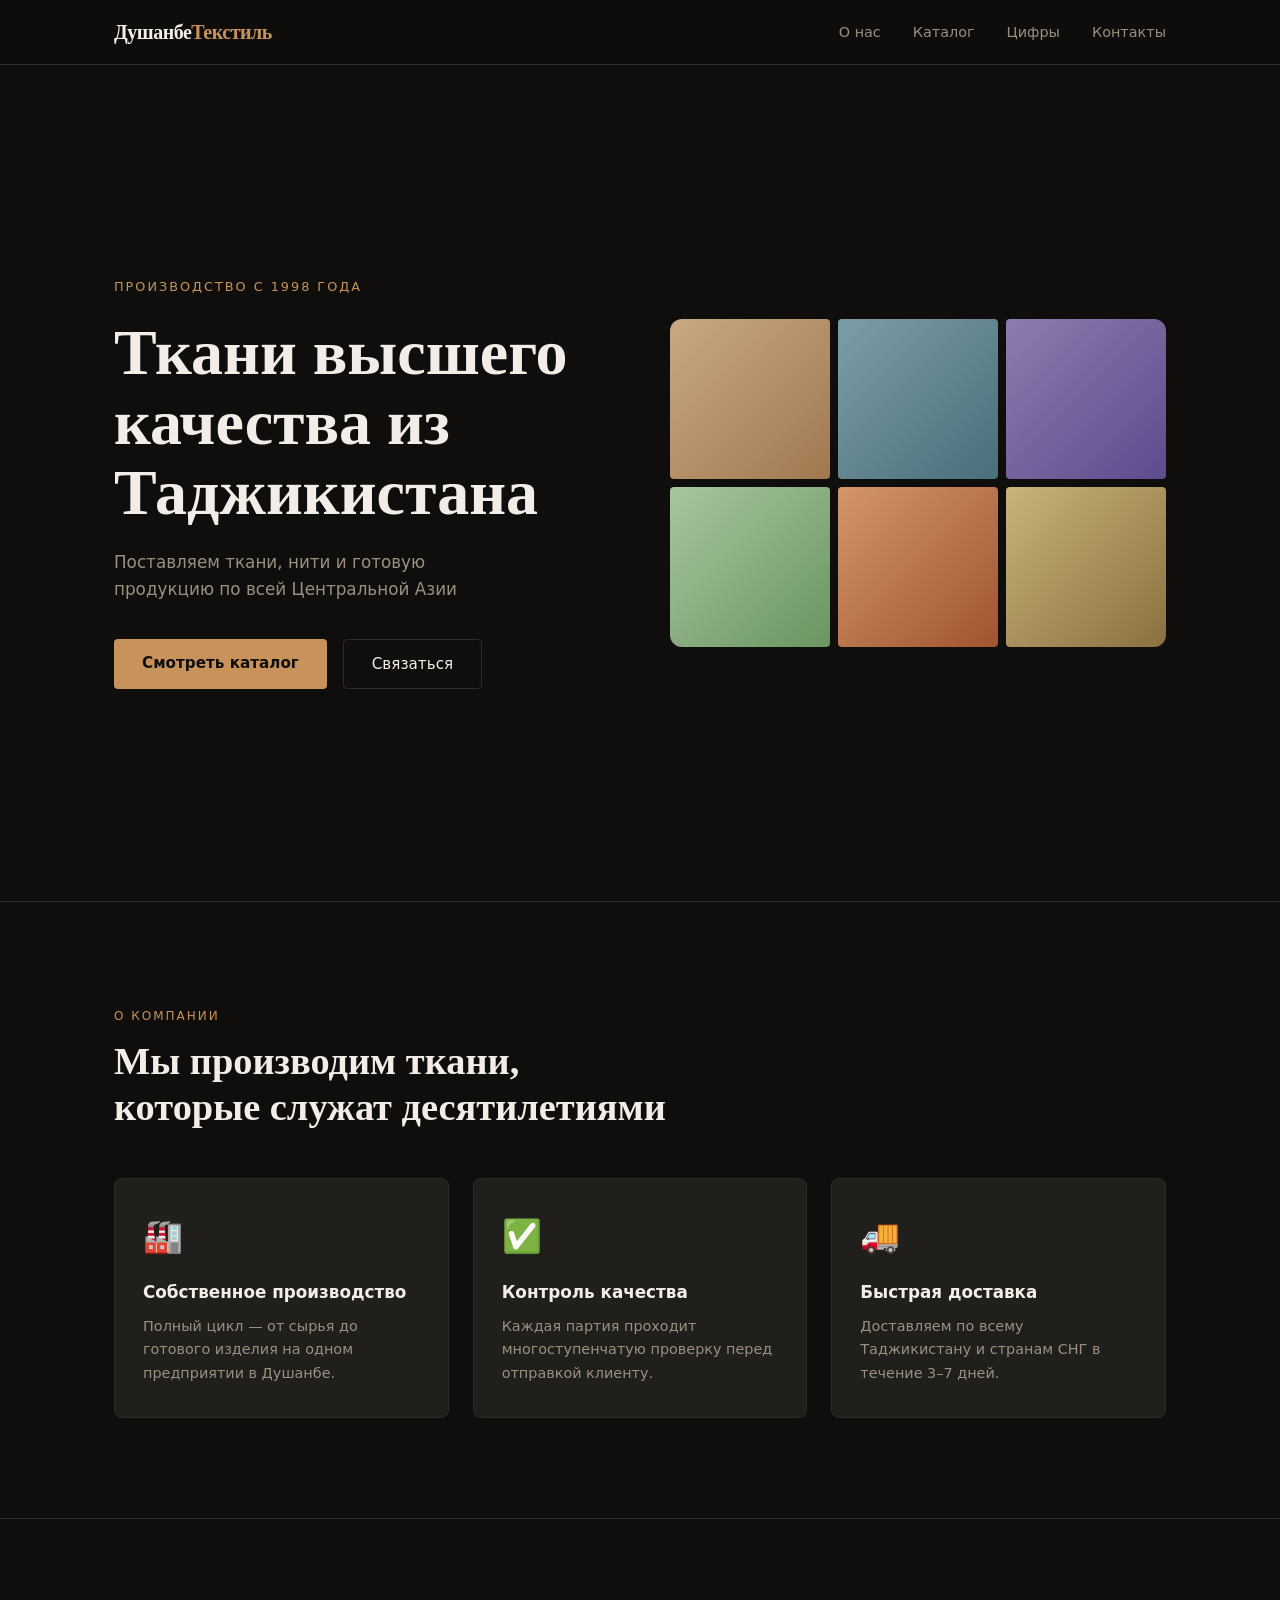
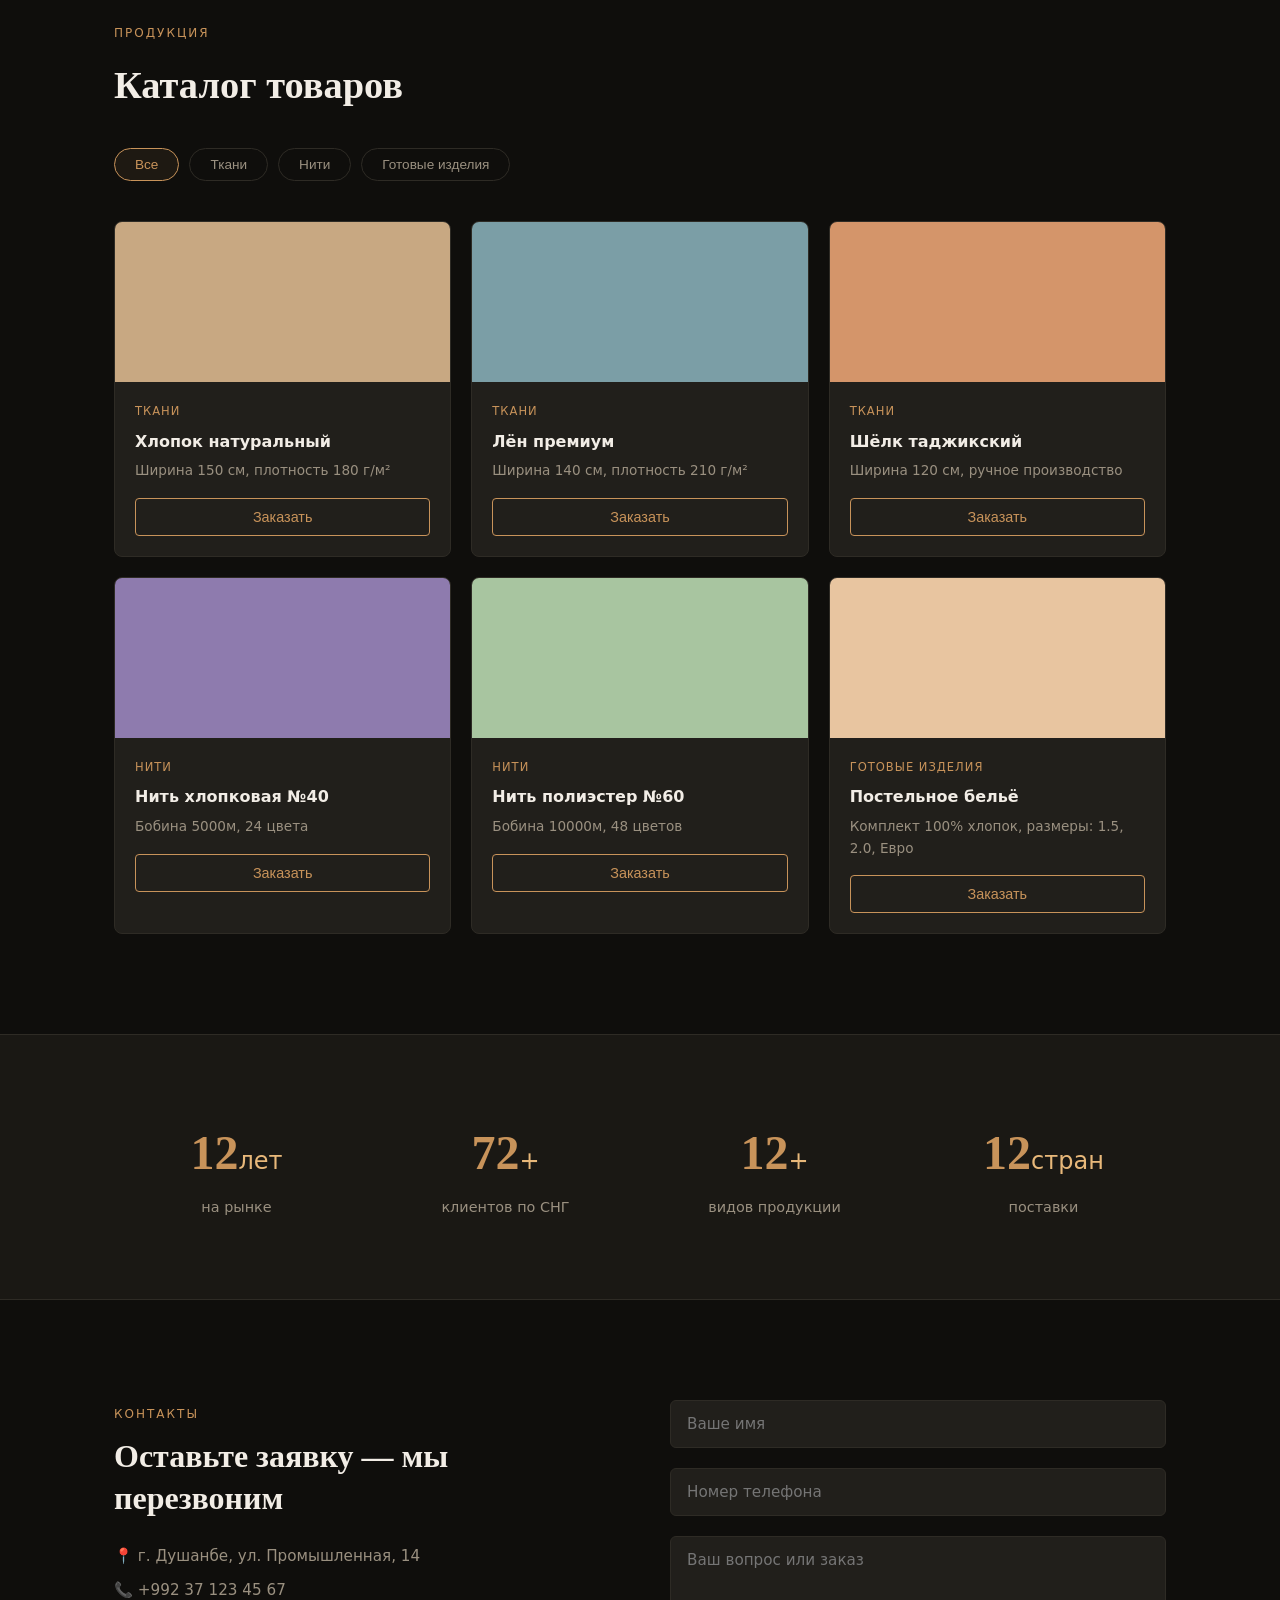
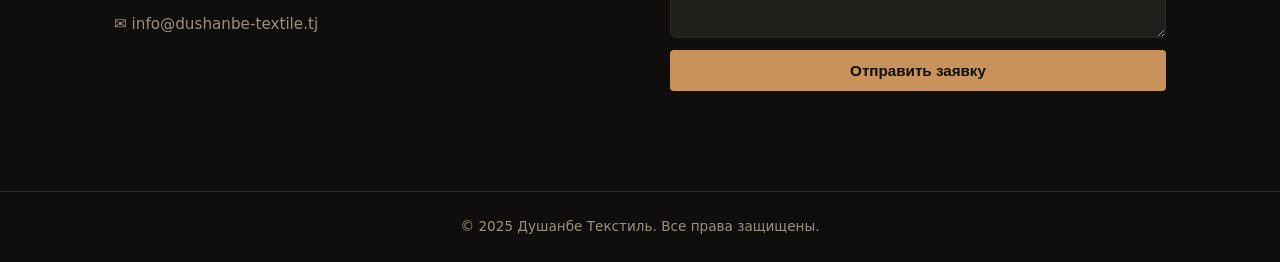
<file: index.html>
<!DOCTYPE html>
<html lang="ru">
<head>
  <meta charset="UTF-8" />
  <meta name="viewport" content="width=device-width, initial-scale=1.0"/>
  <title>Душанбе Текстиль</title>
  <link rel="stylesheet" href="style.css" />
</head>
<body>

  <!-- НАВИГАЦИЯ -->
  <header>
    <nav class="navbar">
      <div class="logo">Душанбе<span>Текстиль</span></div>
      <ul class="nav-links" id="navLinks">
        <li><a href="#about">О нас</a></li>
        <li><a href="#catalog">Каталог</a></li>
        <li><a href="#stats">Цифры</a></li>
        <li><a href="#contact">Контакты</a></li>
      </ul>
      <button class="burger" id="burger" aria-label="Меню">&#9776;</button>
    </nav>
  </header>

  <!-- HERO -->
  <section class="hero">
    <div class="hero-content">
      <p class="eyebrow">Производство с 1998 года</p>
      <h1>Ткани высшего<br/>качества из<br/>Таджикистана</h1>
      <p class="hero-sub">Поставляем ткани, нити и готовую продукцию по всей Центральной Азии</p>
      <div class="hero-actions">
        <a href="#catalog" class="btn-primary">Смотреть каталог</a>
        <a href="#contact" class="btn-outline">Связаться</a>
      </div>
    </div>
    <div class="hero-visual">
      <div class="fabric-grid">
        <div class="swatch s1"></div>
        <div class="swatch s2"></div>
        <div class="swatch s3"></div>
        <div class="swatch s4"></div>
        <div class="swatch s5"></div>
        <div class="swatch s6"></div>
      </div>
    </div>
  </section>

  <!-- О НАС -->
  <section class="about" id="about">
    <div class="container">
      <span class="section-label">О компании</span>
      <h2>Мы производим ткани,<br/>которые служат десятилетиями</h2>
      <div class="about-grid">
        <div class="about-card">
          <div class="icon">🏭</div>
          <h3>Собственное производство</h3>
          <p>Полный цикл — от сырья до готового изделия на одном предприятии в Душанбе.</p>
        </div>
        <div class="about-card">
          <div class="icon">✅</div>
          <h3>Контроль качества</h3>
          <p>Каждая партия проходит многоступенчатую проверку перед отправкой клиенту.</p>
        </div>
        <div class="about-card">
          <div class="icon">🚚</div>
          <h3>Быстрая доставка</h3>
          <p>Доставляем по всему Таджикистану и странам СНГ в течение 3–7 дней.</p>
        </div>
      </div>
    </div>
  </section>

  <!-- КАТАЛОГ -->
  <section class="catalog" id="catalog">
    <div class="container">
      <span class="section-label">Продукция</span>
      <h2>Каталог товаров</h2>
      <div class="filter-buttons">
        <button class="filter-btn active" data-filter="all">Все</button>
        <button class="filter-btn" data-filter="fabrics">Ткани</button>
        <button class="filter-btn" data-filter="threads">Нити</button>
        <button class="filter-btn" data-filter="ready">Готовые изделия</button>
      </div>
      <div class="catalog-grid" id="catalogGrid">
        <div class="product-card" data-category="fabrics">
          <div class="product-img" style="background:#C8A882;"></div>
          <div class="product-info">
            <span class="product-tag">Ткани</span>
            <h4>Хлопок натуральный</h4>
            <p>Ширина 150 см, плотность 180 г/м²</p>
            <button class="btn-order" onclick="openModal('Хлопок натуральный')">Заказать</button>
          </div>
        </div>
        <div class="product-card" data-category="fabrics">
          <div class="product-img" style="background:#7B9EA6;"></div>
          <div class="product-info">
            <span class="product-tag">Ткани</span>
            <h4>Лён премиум</h4>
            <p>Ширина 140 см, плотность 210 г/м²</p>
            <button class="btn-order" onclick="openModal('Лён премиум')">Заказать</button>
          </div>
        </div>
        <div class="product-card" data-category="fabrics">
          <div class="product-img" style="background:#D4956A;"></div>
          <div class="product-info">
            <span class="product-tag">Ткани</span>
            <h4>Шёлк таджикский</h4>
            <p>Ширина 120 см, ручное производство</p>
            <button class="btn-order" onclick="openModal('Шёлк таджикский')">Заказать</button>
          </div>
        </div>
        <div class="product-card" data-category="threads">
          <div class="product-img" style="background:#8E7BAE;"></div>
          <div class="product-info">
            <span class="product-tag">Нити</span>
            <h4>Нить хлопковая №40</h4>
            <p>Бобина 5000м, 24 цвета</p>
            <button class="btn-order" onclick="openModal('Нить хлопковая №40')">Заказать</button>
          </div>
        </div>
        <div class="product-card" data-category="threads">
          <div class="product-img" style="background:#A8C5A0;"></div>
          <div class="product-info">
            <span class="product-tag">Нити</span>
            <h4>Нить полиэстер №60</h4>
            <p>Бобина 10000м, 48 цветов</p>
            <button class="btn-order" onclick="openModal('Нить полиэстер №60')">Заказать</button>
          </div>
        </div>
        <div class="product-card" data-category="ready">
          <div class="product-img" style="background:#E8C5A0;"></div>
          <div class="product-info">
            <span class="product-tag">Готовые изделия</span>
            <h4>Постельное бельё</h4>
            <p>Комплект 100% хлопок, размеры: 1.5, 2.0, Евро</p>
            <button class="btn-order" onclick="openModal('Постельное бельё')">Заказать</button>
          </div>
        </div>
      </div>
    </div>
  </section>

  <!-- ЦИФРЫ -->
  <section class="stats" id="stats">
    <div class="container stats-grid">
      <div class="stat-item">
        <span class="stat-number" data-target="25">0</span><span class="stat-unit">лет</span>
        <p>на рынке</p>
      </div>
      <div class="stat-item">
        <span class="stat-number" data-target="300">0</span><span class="stat-unit">+</span>
        <p>клиентов по СНГ</p>
      </div>
      <div class="stat-item">
        <span class="stat-number" data-target="50">0</span><span class="stat-unit">+</span>
        <p>видов продукции</p>
      </div>
      <div class="stat-item">
        <span class="stat-number" data-target="12">0</span><span class="stat-unit">стран</span>
        <p>поставки</p>
      </div>
    </div>
  </section>

  <!-- КОНТАКТЫ -->
  <section class="contact" id="contact">
    <div class="container contact-wrap">
      <div class="contact-info">
        <span class="section-label">Контакты</span>
        <h2>Оставьте заявку — мы перезвоним</h2>
        <p>📍 г. Душанбе, ул. Промышленная, 14</p>
        <p>📞 +992 37 123 45 67</p>
        <p>✉️ info@dushanbe-textile.tj</p>
      </div>
      <form class="contact-form" id="contactForm">
        <input type="text" id="name" placeholder="Ваше имя" required />
        <span class="error-msg" id="nameError"></span>
        <input type="tel" id="phone" placeholder="Номер телефона" required />
        <span class="error-msg" id="phoneError"></span>
        <textarea id="message" placeholder="Ваш вопрос или заказ" rows="4"></textarea>
        <button type="submit" class="btn-primary">Отправить заявку</button>
        <p class="success-msg" id="successMsg">✅ Заявка отправлена! Мы свяжемся с вами.</p>
      </form>
    </div>
  </section>

  <footer>
    <p>© 2025 Душанбе Текстиль. Все права защищены.</p>
  </footer>

  <!-- МОДАЛЬНОЕ ОКНО -->
  <div class="modal-overlay" id="modalOverlay">
    <div class="modal">
      <button class="modal-close" onclick="closeModal()">✕</button>
      <h3>Заказать товар</h3>
      <p id="modalProduct"></p>
      <input type="text" placeholder="Ваше имя" id="modalName"/>
      <input type="tel" placeholder="Телефон" id="modalPhone"/>
      <button class="btn-primary" onclick="submitModal()">Отправить заявку</button>
    </div>
  </div>

  <script src="script.js"></script>
</body>
</html>
</file>
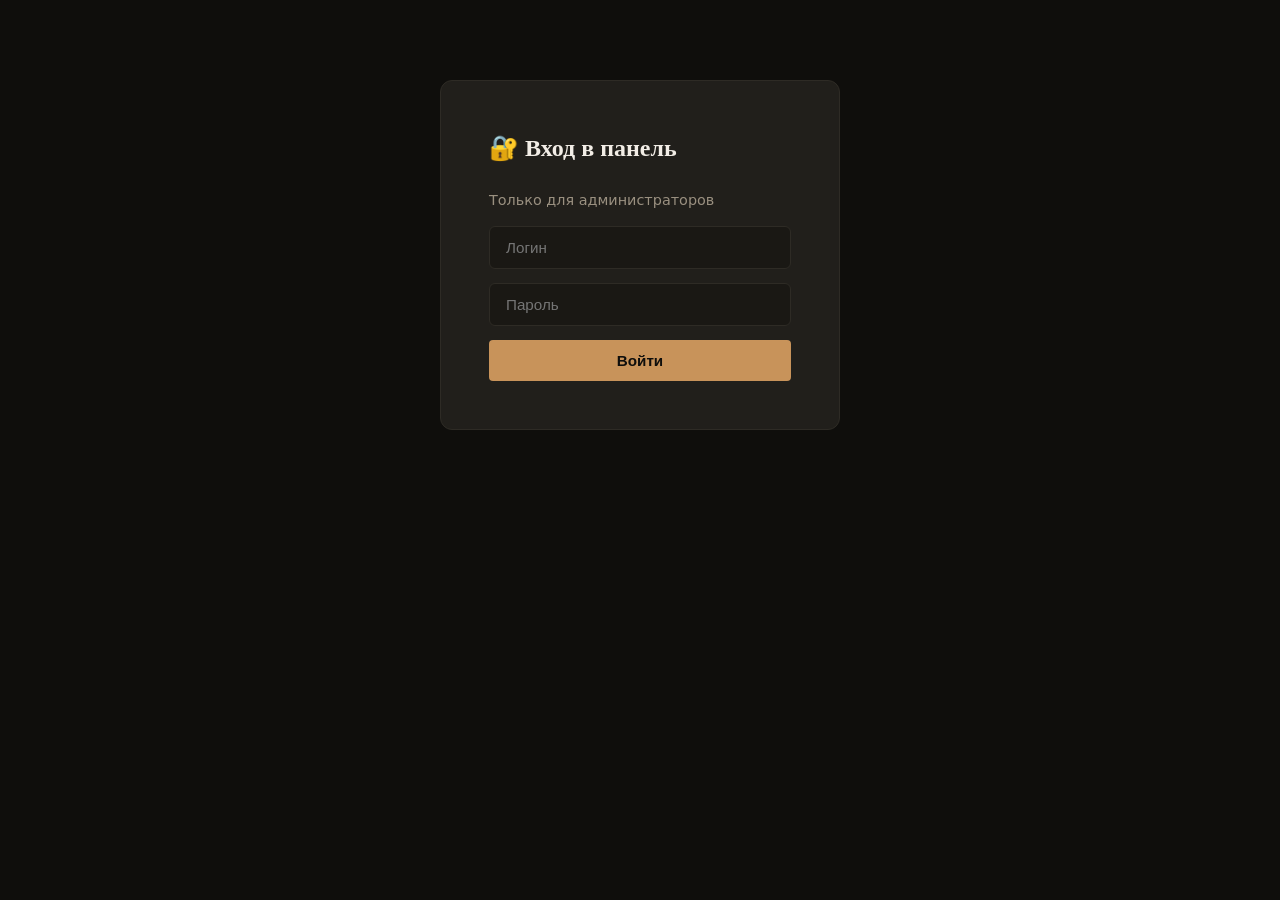
<file: admin.html>
<!DOCTYPE html>
<html lang="ru">
<head>
  <meta charset="UTF-8" />
  <meta name="viewport" content="width=device-width, initial-scale=1.0"/>
  <title>Админ-панель — Душанбе Текстиль</title>
  <link rel="stylesheet" href="style.css" />
  <style>
    .admin-wrapper {
      max-width: 900px;
      margin: 0 auto;
      padding: 40px 24px;
    }

    .admin-header {
      display: flex;
      align-items: center;
      justify-content: space-between;
      margin-bottom: 40px;
      flex-wrap: wrap;
      gap: 16px;
    }

    .admin-header h1 {
      font-family: var(--font-display);
      font-size: 1.8rem;
    }

    .admin-header a {
      color: var(--text-muted);
      text-decoration: none;
      font-size: 0.9rem;
      border: 1px solid var(--border);
      padding: 8px 16px;
      border-radius: 4px;
      transition: color 0.2s, border-color 0.2s;
    }
    .admin-header a:hover { color: var(--accent); border-color: var(--accent); }

    /* LOGIN */
    .login-box {
      background: var(--card);
      border: 1px solid var(--border);
      border-radius: 12px;
      padding: 48px;
      max-width: 400px;
      margin: 80px auto;
      display: flex;
      flex-direction: column;
      gap: 14px;
    }

    .login-box h2 {
      font-family: var(--font-display);
      font-size: 1.5rem;
      margin-bottom: 8px;
    }

    .login-box input {
      background: var(--surface);
      border: 1px solid var(--border);
      color: var(--text);
      padding: 12px 16px;
      border-radius: 6px;
      font-size: 0.95rem;
    }
    .login-box input:focus { outline: none; border-color: var(--accent); }
    .login-error { color: #e57373; font-size: 0.85rem; display: none; }
    .login-error.show { display: block; }

    /* STATS CARDS */
    .stat-cards {
      display: grid;
      grid-template-columns: repeat(3, 1fr);
      gap: 16px;
      margin-bottom: 40px;
    }

    .stat-card {
      background: var(--card);
      border: 1px solid var(--border);
      border-radius: 8px;
      padding: 24px;
      text-align: center;
    }

    .stat-card .num {
      font-family: var(--font-display);
      font-size: 2.2rem;
      color: var(--accent);
      font-weight: bold;
    }

    .stat-card p {
      color: var(--text-muted);
      font-size: 0.85rem;
      margin-top: 4px;
    }

    /* TABLE */
    .table-header {
      display: flex;
      align-items: center;
      justify-content: space-between;
      margin-bottom: 16px;
      flex-wrap: wrap;
      gap: 12px;
    }

    .table-header h2 {
      font-size: 1.1rem;
      font-weight: 600;
    }

    .badge {
      background: rgba(200,147,90,0.15);
      color: var(--accent);
      font-size: 0.75rem;
      padding: 4px 10px;
      border-radius: 100px;
    }

    .orders-table {
      width: 100%;
      border-collapse: collapse;
      background: var(--card);
      border-radius: 8px;
      overflow: hidden;
      border: 1px solid var(--border);
    }

    .orders-table th {
      background: var(--surface);
      color: var(--text-muted);
      font-size: 0.78rem;
      letter-spacing: 1px;
      text-transform: uppercase;
      padding: 14px 16px;
      text-align: left;
      border-bottom: 1px solid var(--border);
    }

    .orders-table td {
      padding: 14px 16px;
      font-size: 0.9rem;
      border-bottom: 1px solid var(--border);
      vertical-align: middle;
    }

    .orders-table tr:last-child td { border-bottom: none; }
    .orders-table tr:hover td { background: rgba(255,255,255,0.02); }

    .status {
      display: inline-block;
      padding: 4px 10px;
      border-radius: 100px;
      font-size: 0.75rem;
      font-weight: 500;
    }
    .status.new { background: rgba(200,147,90,0.15); color: var(--accent); }
    .status.done { background: rgba(129,199,132,0.15); color: #81c784; }
    .status.pending { background: rgba(100,150,200,0.15); color: #90caf9; }

    .btn-done {
      padding: 6px 14px;
      background: transparent;
      border: 1px solid var(--border);
      color: var(--text-muted);
      border-radius: 4px;
      font-size: 0.8rem;
      cursor: pointer;
      transition: all 0.2s;
    }
    .btn-done:hover { border-color: #81c784; color: #81c784; }

    /* HIDDEN/SHOWN */
    #loginSection { display: block; }
    #adminPanel { display: none; }

    @media (max-width: 600px) {
      .stat-cards { grid-template-columns: 1fr; }
      .orders-table th:nth-child(4),
      .orders-table td:nth-child(4) { display: none; }
    }
  </style>
</head>
<body>

  <!-- LOGIN -->
  <div id="loginSection">
    <div class="login-box">
      <h2>🔐 Вход в панель</h2>
      <p style="color:var(--text-muted);font-size:0.9rem;">Только для администраторов</p>
      <input type="text" id="loginInput" placeholder="Логин" />
      <input type="password" id="passInput" placeholder="Пароль" />
      <span class="login-error" id="loginError">Неверный логин или пароль</span>
      <button class="btn-primary" onclick="login()">Войти</button>
    </div>
  </div>

  <!-- ADMIN PANEL -->
  <div id="adminPanel">
    <div class="admin-wrapper">
      <div class="admin-header">
        <h1>Админ-панель</h1>
        <a href="index.html">← На сайт</a>
      </div>

      <!-- STAT CARDS -->
      <div class="stat-cards">
        <div class="stat-card">
          <div class="num" id="totalCount">0</div>
          <p>Всего заявок</p>
        </div>
        <div class="stat-card">
          <div class="num" id="newCount">0</div>
          <p>Новых</p>
        </div>
        <div class="stat-card">
          <div class="num" id="doneCount">0</div>
          <p>Обработано</p>
        </div>
      </div>

      <!-- ORDERS TABLE -->
      <div class="table-header">
        <h2>Заявки от клиентов</h2>
        <span class="badge" id="badgeCount">0 заявок</span>
      </div>

      <table class="orders-table">
        <thead>
          <tr>
            <th>#</th>
            <th>Имя</th>
            <th>Телефон</th>
            <th>Товар / Сообщение</th>
            <th>Статус</th>
            <th>Действие</th>
          </tr>
        </thead>
        <tbody id="ordersBody"></tbody>
      </table>
    </div>
  </div>

  <script>
    // ===== DEMO DATA =====
    const orders = [
      { id: 1, name: 'Алишер Каримов', phone: '+992 900 123 456', product: 'Хлопок натуральный', status: 'new' },
      { id: 2, name: 'Мадина Рахимова', phone: '+992 550 789 012', product: 'Постельное бельё', status: 'done' },
      { id: 3, name: 'Бахром Усманов', phone: '+992 370 345 678', product: 'Нить хлопковая №40', status: 'pending' },
      { id: 4, name: 'Зарина Назарова', phone: '+992 900 567 890', product: 'Лён премиум', status: 'new' },
      { id: 5, name: 'Фируз Саидов', phone: '+992 550 234 567', product: 'Шёлк таджикский', status: 'new' },
    ];

    // ===== LOGIN =====
    function login() {
      const login = document.getElementById('loginInput').value;
      const pass = document.getElementById('passInput').value;
      const error = document.getElementById('loginError');

      if (login === 'admin' && pass === '1234') {
        document.getElementById('loginSection').style.display = 'none';
        document.getElementById('adminPanel').style.display = 'block';
        renderOrders();
      } else {
        error.classList.add('show');
      }
    }

    // Enter key login
    document.addEventListener('keydown', (e) => {
      if (e.key === 'Enter') login();
    });

    // ===== RENDER TABLE =====
    function renderOrders() {
      const tbody = document.getElementById('ordersBody');
      tbody.innerHTML = '';

      const statusLabels = { new: 'Новая', done: 'Выполнена', pending: 'В работе' };

      orders.forEach(order => {
        const tr = document.createElement('tr');
        tr.innerHTML = `
          <td style="color:var(--text-muted)">${order.id}</td>
          <td>${order.name}</td>
          <td>${order.phone}</td>
          <td>${order.product}</td>
          <td><span class="status ${order.status}">${statusLabels[order.status]}</span></td>
          <td>
            ${order.status !== 'done'
              ? `<button class="btn-done" onclick="markDone(${order.id})">✓ Готово</button>`
              : `<span style="color:var(--text-muted);font-size:0.8rem">—</span>`
            }
          </td>
        `;
        tbody.appendChild(tr);
      });

      updateStats();
    }

    // ===== MARK AS DONE =====
    function markDone(id) {
      const order = orders.find(o => o.id === id);
      if (order) order.status = 'done';
      renderOrders();
    }

    // ===== UPDATE STATS =====
    function updateStats() {
      const total = orders.length;
      const newOnes = orders.filter(o => o.status === 'new').length;
      const done = orders.filter(o => o.status === 'done').length;

      document.getElementById('totalCount').textContent = total;
      document.getElementById('newCount').textContent = newOnes;
      document.getElementById('doneCount').textContent = done;
      document.getElementById('badgeCount').textContent = total + ' заявок';
    }
  </script>

</body>
</html>
</file>
<file: style.css>
/* ===== RESET & BASE ===== */
*, *::before, *::after { box-sizing: border-box; margin: 0; padding: 0; }

:root {
  --bg: #0F0E0C;
  --surface: #1A1814;
  --card: #211F1B;
  --accent: #C8935A;
  --accent2: #E8B87A;
  --text: #F2EDE6;
  --text-muted: #9A9080;
  --border: #2E2B25;
  --font-display: 'Georgia', serif;
  --font-body: system-ui, -apple-system, sans-serif;
}

html { scroll-behavior: smooth; }

body {
  background: var(--bg);
  color: var(--text);
  font-family: var(--font-body);
  font-size: 16px;
  line-height: 1.6;
}

.container {
  max-width: 1100px;
  margin: 0 auto;
  padding: 0 24px;
}

/* ===== NAVBAR ===== */
header {
  position: sticky;
  top: 0;
  z-index: 100;
  background: rgba(15,14,12,0.92);
  backdrop-filter: blur(8px);
  border-bottom: 1px solid var(--border);
}

.navbar {
  max-width: 1100px;
  margin: 0 auto;
  padding: 0 24px;
  height: 64px;
  display: flex;
  align-items: center;
  justify-content: space-between;
}

.logo {
  font-family: var(--font-display);
  font-size: 1.25rem;
  font-weight: bold;
  letter-spacing: -0.5px;
  color: var(--text);
}
.logo span { color: var(--accent); }

.nav-links {
  display: flex;
  gap: 32px;
  list-style: none;
}
.nav-links a {
  color: var(--text-muted);
  text-decoration: none;
  font-size: 0.9rem;
  transition: color 0.2s;
}
.nav-links a:hover { color: var(--accent); }

.burger {
  display: none;
  background: none;
  border: none;
  color: var(--text);
  font-size: 1.5rem;
  cursor: pointer;
}

/* ===== HERO ===== */
.hero {
  min-height: calc(100vh - 64px);
  display: grid;
  grid-template-columns: 1fr 1fr;
  align-items: center;
  gap: 60px;
  max-width: 1100px;
  margin: 0 auto;
  padding: 80px 24px;
}

.eyebrow {
  font-size: 0.8rem;
  letter-spacing: 2px;
  text-transform: uppercase;
  color: var(--accent);
  margin-bottom: 20px;
}

.hero-content h1 {
  font-family: var(--font-display);
  font-size: clamp(2.5rem, 5vw, 4rem);
  line-height: 1.1;
  margin-bottom: 20px;
  color: var(--text);
}

.hero-sub {
  color: var(--text-muted);
  font-size: 1.05rem;
  margin-bottom: 36px;
  max-width: 400px;
}

.hero-actions {
  display: flex;
  gap: 16px;
  flex-wrap: wrap;
}

/* ===== BUTTONS ===== */
.btn-primary {
  display: inline-block;
  padding: 12px 28px;
  background: var(--accent);
  color: #0F0E0C;
  border: none;
  border-radius: 4px;
  font-weight: 600;
  font-size: 0.95rem;
  cursor: pointer;
  text-decoration: none;
  transition: background 0.2s, transform 0.15s;
}
.btn-primary:hover { background: var(--accent2); transform: translateY(-1px); }

.btn-outline {
  display: inline-block;
  padding: 12px 28px;
  border: 1px solid var(--border);
  color: var(--text);
  border-radius: 4px;
  font-size: 0.95rem;
  cursor: pointer;
  text-decoration: none;
  transition: border-color 0.2s, color 0.2s;
}
.btn-outline:hover { border-color: var(--accent); color: var(--accent); }

/* ===== FABRIC GRID (Hero Visual) ===== */
.fabric-grid {
  display: grid;
  grid-template-columns: repeat(3, 1fr);
  grid-template-rows: repeat(2, 160px);
  gap: 8px;
  border-radius: 12px;
  overflow: hidden;
}

.swatch { border-radius: 4px; transition: transform 0.3s; }
.swatch:hover { transform: scale(1.03); }
.s1 { background: linear-gradient(135deg, #C8A882, #A07850); }
.s2 { background: linear-gradient(135deg, #7B9EA6, #4A6E7A); }
.s3 { background: linear-gradient(135deg, #8E7BAE, #5E4B8E); }
.s4 { background: linear-gradient(135deg, #A8C5A0, #6A9560); }
.s5 { background: linear-gradient(135deg, #D4956A, #A05530); }
.s6 { background: linear-gradient(135deg, #C8B47A, #8A7040); }

/* ===== SECTION LABELS ===== */
.section-label {
  display: inline-block;
  font-size: 0.75rem;
  letter-spacing: 2px;
  text-transform: uppercase;
  color: var(--accent);
  margin-bottom: 12px;
}

/* ===== ABOUT ===== */
.about {
  padding: 100px 0;
  border-top: 1px solid var(--border);
}

.about h2 {
  font-family: var(--font-display);
  font-size: clamp(1.6rem, 3vw, 2.4rem);
  margin-bottom: 48px;
  line-height: 1.2;
}

.about-grid {
  display: grid;
  grid-template-columns: repeat(3, 1fr);
  gap: 24px;
}

.about-card {
  background: var(--card);
  border: 1px solid var(--border);
  border-radius: 8px;
  padding: 32px 28px;
  transition: border-color 0.2s;
}
.about-card:hover { border-color: var(--accent); }
.about-card .icon { font-size: 2rem; margin-bottom: 16px; }
.about-card h3 { font-size: 1.05rem; margin-bottom: 10px; }
.about-card p { color: var(--text-muted); font-size: 0.9rem; }

/* ===== CATALOG ===== */
.catalog {
  padding: 100px 0;
  border-top: 1px solid var(--border);
}

.catalog h2 {
  font-family: var(--font-display);
  font-size: clamp(1.6rem, 3vw, 2.4rem);
  margin-bottom: 32px;
}

.filter-buttons {
  display: flex;
  gap: 10px;
  flex-wrap: wrap;
  margin-bottom: 40px;
}

.filter-btn {
  padding: 8px 20px;
  border: 1px solid var(--border);
  background: transparent;
  color: var(--text-muted);
  border-radius: 100px;
  font-size: 0.85rem;
  cursor: pointer;
  transition: all 0.2s;
}
.filter-btn.active, .filter-btn:hover {
  border-color: var(--accent);
  color: var(--accent);
  background: rgba(200,147,90,0.08);
}

.catalog-grid {
  display: grid;
  grid-template-columns: repeat(3, 1fr);
  gap: 20px;
}

.product-card {
  background: var(--card);
  border: 1px solid var(--border);
  border-radius: 8px;
  overflow: hidden;
  transition: transform 0.2s, border-color 0.2s;
}
.product-card:hover { transform: translateY(-4px); border-color: var(--accent); }
.product-card.hidden { display: none; }

.product-img { height: 160px; }

.product-info { padding: 20px; }

.product-tag {
  font-size: 0.72rem;
  letter-spacing: 1px;
  text-transform: uppercase;
  color: var(--accent);
  margin-bottom: 8px;
  display: block;
}

.product-info h4 { font-size: 1rem; margin-bottom: 6px; }
.product-info p { color: var(--text-muted); font-size: 0.85rem; margin-bottom: 16px; }

.btn-order {
  width: 100%;
  padding: 10px;
  background: transparent;
  border: 1px solid var(--accent);
  color: var(--accent);
  border-radius: 4px;
  cursor: pointer;
  font-size: 0.9rem;
  transition: all 0.2s;
}
.btn-order:hover { background: var(--accent); color: #0F0E0C; }

/* ===== STATS ===== */
.stats {
  padding: 80px 0;
  background: var(--surface);
  border-top: 1px solid var(--border);
  border-bottom: 1px solid var(--border);
}

.stats-grid {
  display: grid;
  grid-template-columns: repeat(4, 1fr);
  text-align: center;
  gap: 24px;
}

.stat-item p { color: var(--text-muted); font-size: 0.9rem; margin-top: 4px; }

.stat-number {
  font-family: var(--font-display);
  font-size: 3rem;
  color: var(--accent);
  font-weight: bold;
}

.stat-unit {
  font-size: 1.5rem;
  color: var(--accent2);
}

/* ===== CONTACT ===== */
.contact { padding: 100px 0; }

.contact-wrap {
  display: grid;
  grid-template-columns: 1fr 1fr;
  gap: 60px;
  align-items: start;
}

.contact-info h2 {
  font-family: var(--font-display);
  font-size: clamp(1.4rem, 2.5vw, 2rem);
  margin-bottom: 24px;
  line-height: 1.3;
}

.contact-info p {
  color: var(--text-muted);
  margin-bottom: 10px;
  font-size: 0.95rem;
}

.contact-form {
  display: flex;
  flex-direction: column;
  gap: 4px;
}

.contact-form input,
.contact-form textarea {
  background: var(--card);
  border: 1px solid var(--border);
  color: var(--text);
  padding: 14px 16px;
  border-radius: 6px;
  font-size: 0.95rem;
  font-family: var(--font-body);
  transition: border-color 0.2s;
  margin-bottom: 8px;
}
.contact-form input:focus,
.contact-form textarea:focus {
  outline: none;
  border-color: var(--accent);
}

.error-msg { color: #e57373; font-size: 0.8rem; margin-bottom: 4px; display: block; }
.success-msg { color: #81c784; font-size: 0.9rem; display: none; margin-top: 8px; }
.success-msg.show { display: block; }

/* ===== FOOTER ===== */
footer {
  border-top: 1px solid var(--border);
  padding: 24px;
  text-align: center;
  color: var(--text-muted);
  font-size: 0.85rem;
}

/* ===== MODAL ===== */
.modal-overlay {
  display: none;
  position: fixed;
  inset: 0;
  background: rgba(0,0,0,0.7);
  z-index: 200;
  align-items: center;
  justify-content: center;
}
.modal-overlay.open { display: flex; }

.modal {
  background: var(--card);
  border: 1px solid var(--border);
  border-radius: 12px;
  padding: 40px;
  width: 100%;
  max-width: 420px;
  position: relative;
  display: flex;
  flex-direction: column;
  gap: 14px;
}

.modal h3 { font-family: var(--font-display); font-size: 1.3rem; }
.modal p { color: var(--accent); font-size: 0.9rem; }

.modal input {
  background: var(--surface);
  border: 1px solid var(--border);
  color: var(--text);
  padding: 12px 16px;
  border-radius: 6px;
  font-size: 0.95rem;
}
.modal input:focus { outline: none; border-color: var(--accent); }

.modal-close {
  position: absolute;
  top: 16px; right: 16px;
  background: none;
  border: none;
  color: var(--text-muted);
  font-size: 1.1rem;
  cursor: pointer;
}

/* ===== RESPONSIVE ===== */
@media (max-width: 768px) {
  .hero { grid-template-columns: 1fr; gap: 40px; padding: 60px 24px; min-height: auto; }
  .fabric-grid { grid-template-rows: repeat(2, 120px); }
  .about-grid { grid-template-columns: 1fr; }
  .catalog-grid { grid-template-columns: repeat(2, 1fr); }
  .stats-grid { grid-template-columns: repeat(2, 1fr); }
  .contact-wrap { grid-template-columns: 1fr; gap: 40px; }
  .nav-links { display: none; flex-direction: column; position: absolute; top: 64px; left: 0; right: 0; background: var(--bg); padding: 20px 24px; border-bottom: 1px solid var(--border); gap: 16px; }
  .nav-links.open { display: flex; }
  .burger { display: block; }
}

@media (max-width: 480px) {
  .catalog-grid { grid-template-columns: 1fr; }
  .stats-grid { grid-template-columns: repeat(2, 1fr); }
}

@media (prefers-reduced-motion: reduce) {
  *, .swatch { transition: none !important; animation: none !important; }
}
</file>
